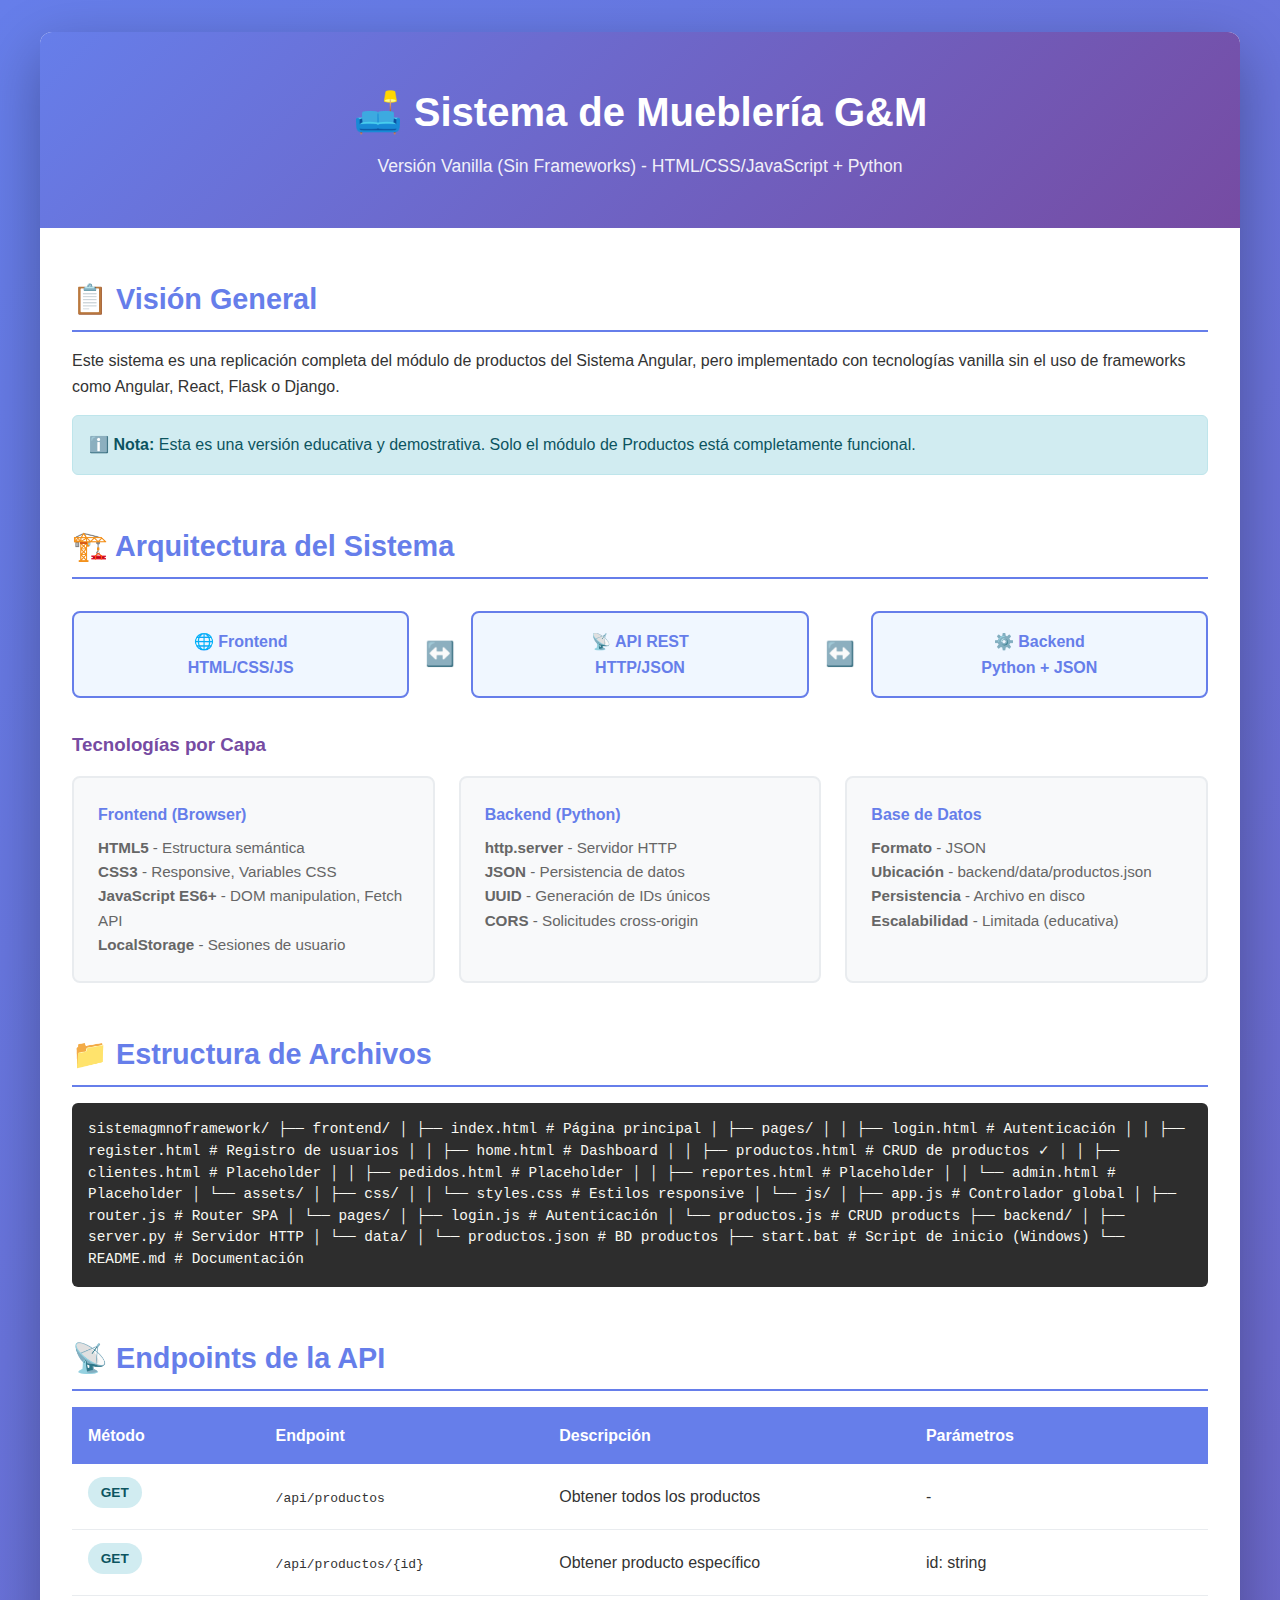
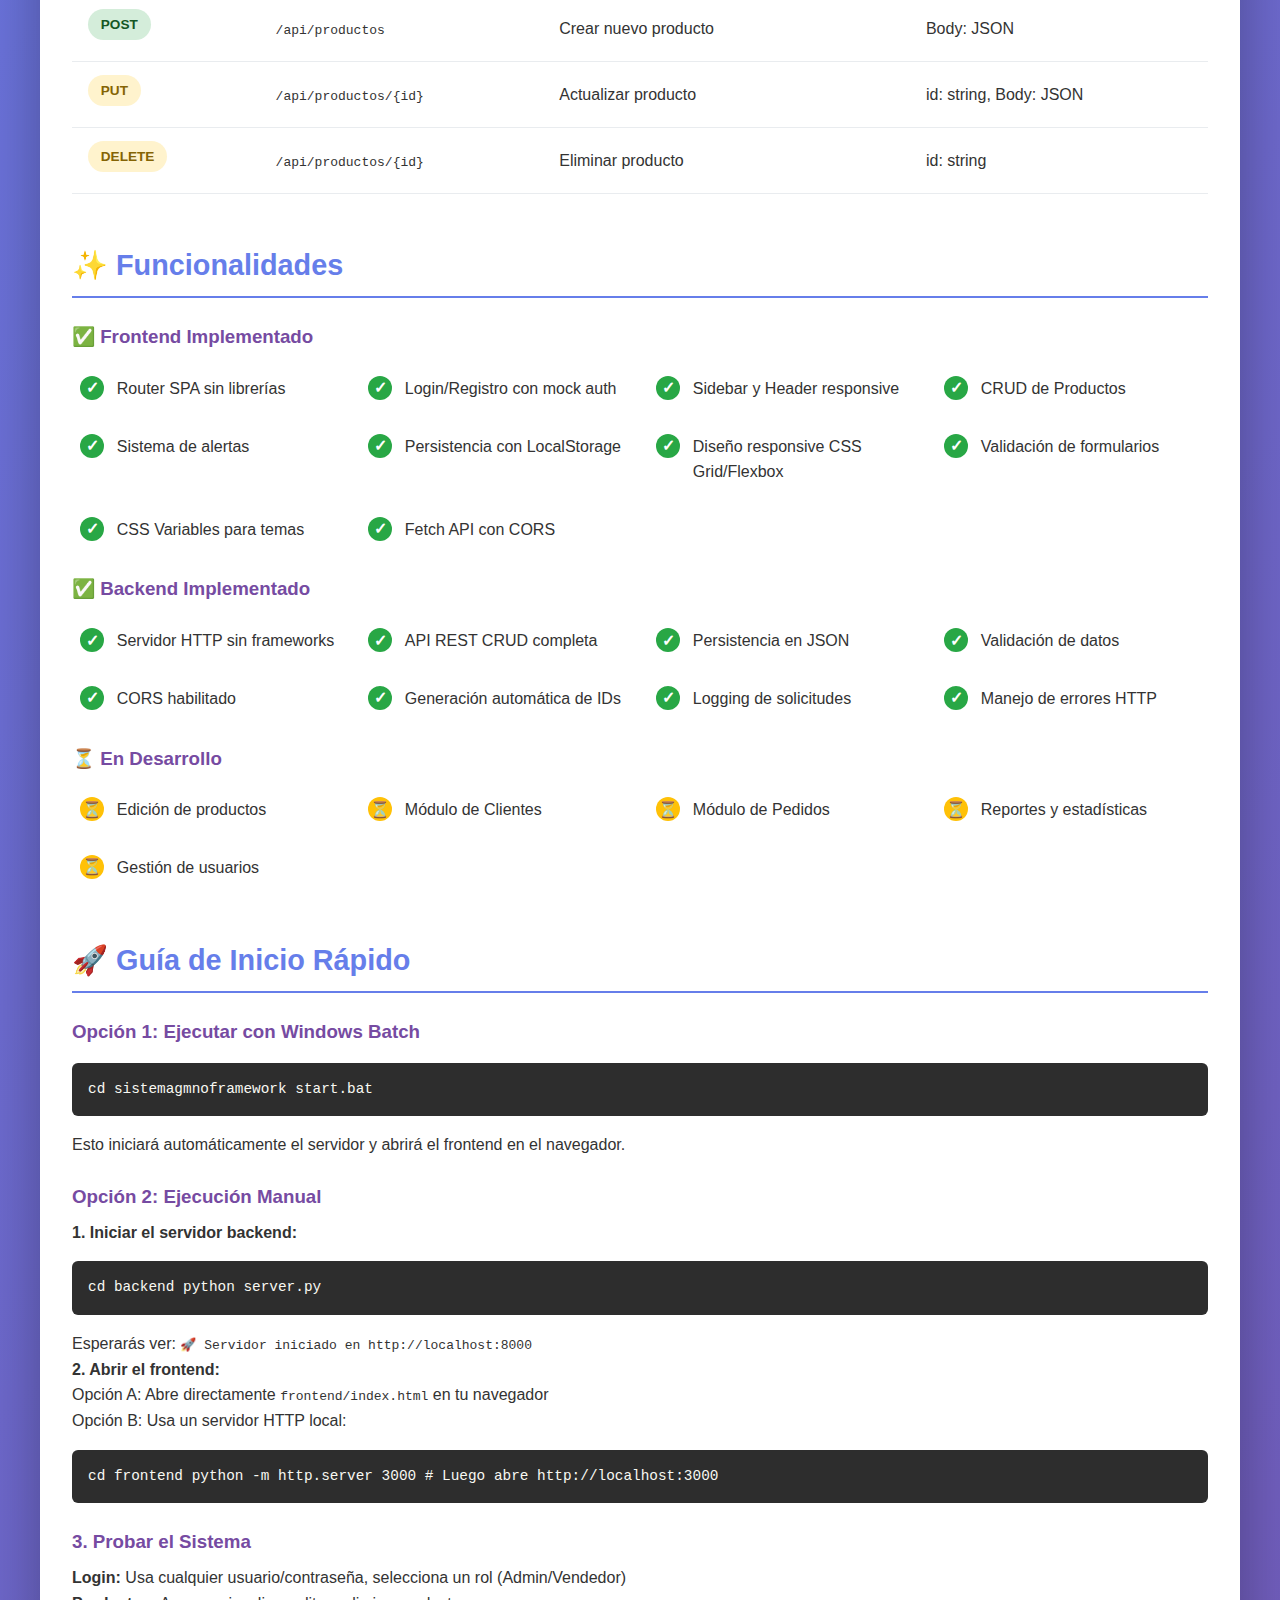
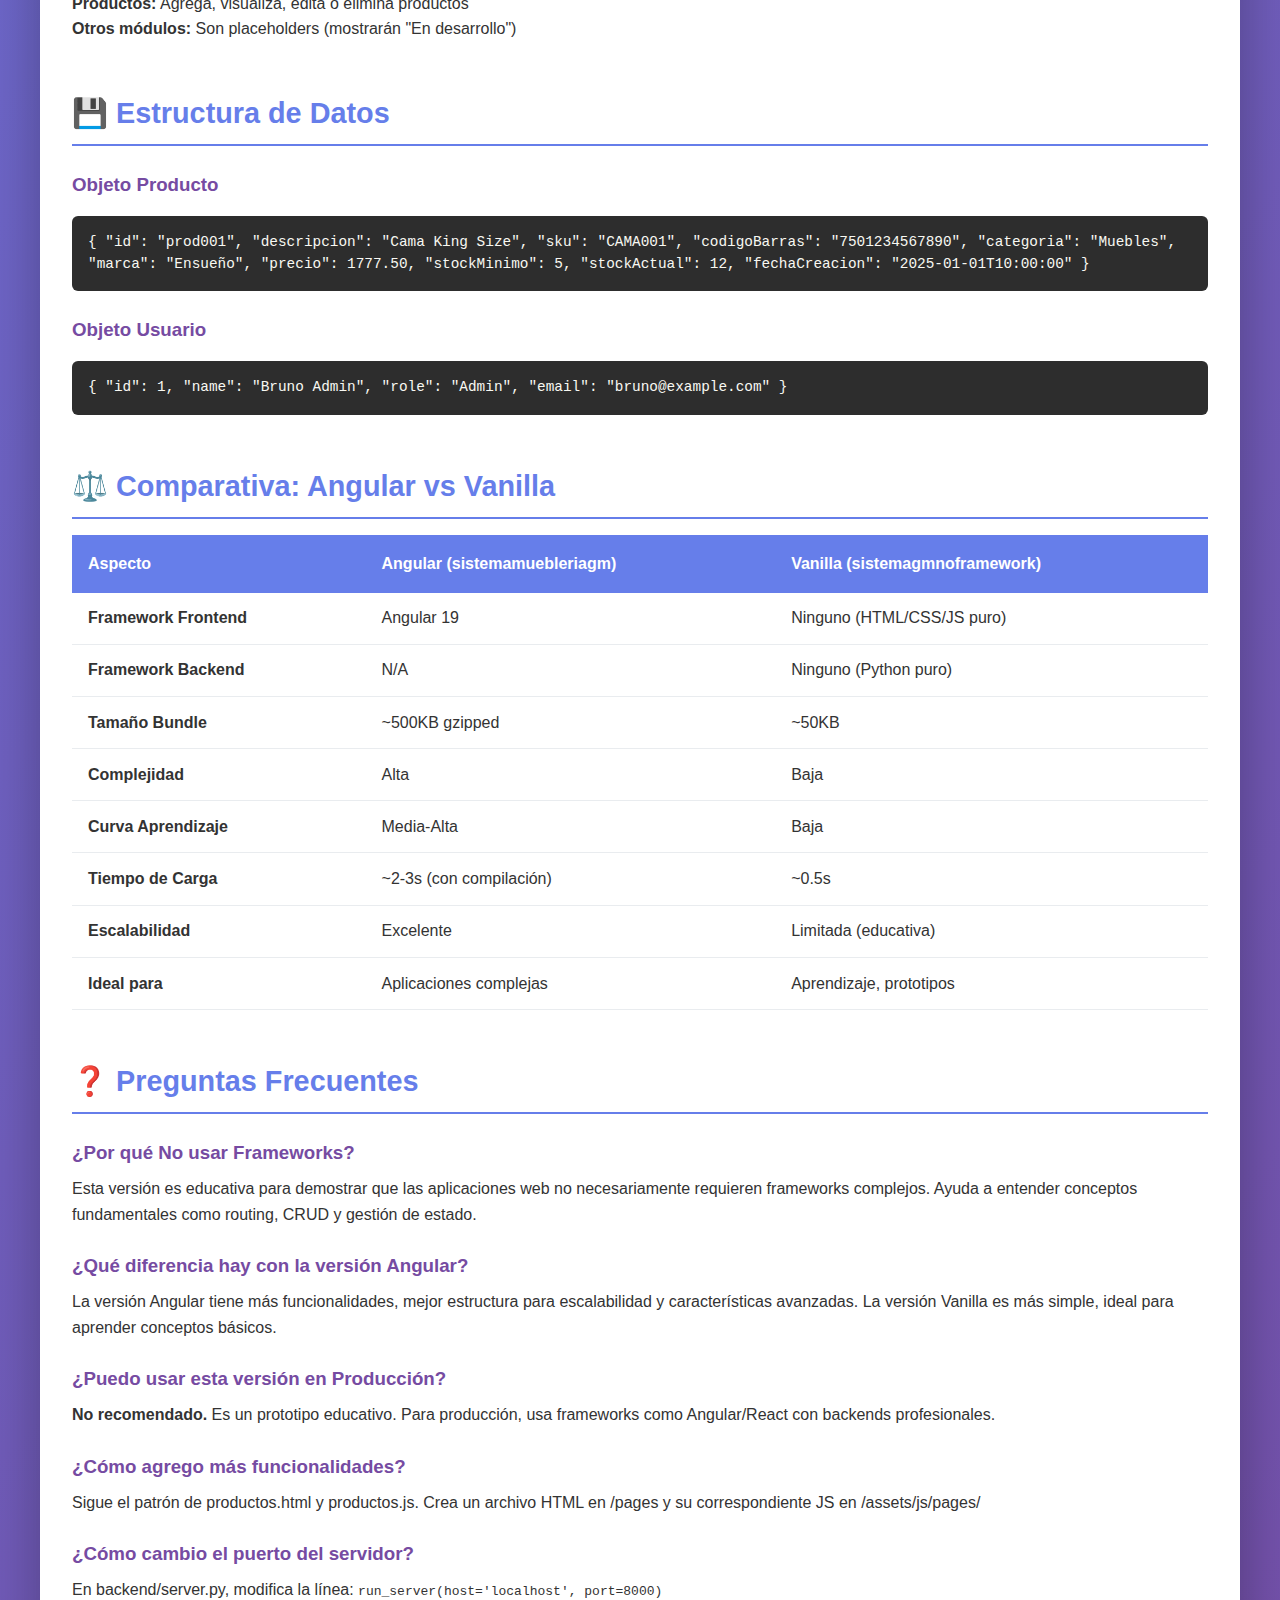
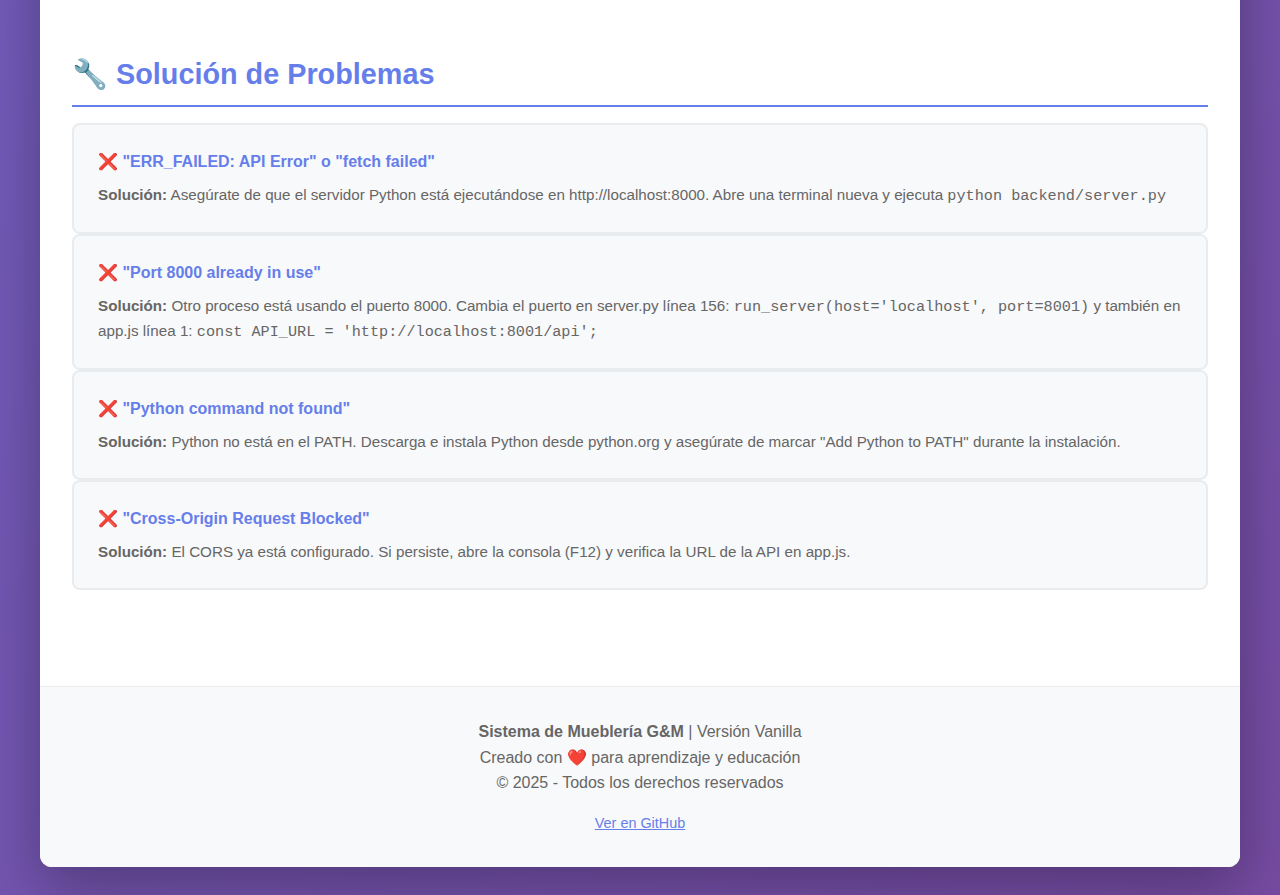
<file: DOCUMENTACION.html>
<!DOCTYPE html>
<html lang="es">
<head>
    <meta charset="UTF-8">
    <meta name="viewport" content="width=device-width, initial-scale=1.0">
    <title>Sistema G&M - Documentación</title>
    <style>
        * {
            margin: 0;
            padding: 0;
            box-sizing: border-box;
        }

        body {
            font-family: -apple-system, BlinkMacSystemFont, 'Segoe UI', Roboto, Oxygen, Ubuntu, Cantarell, sans-serif;
            line-height: 1.6;
            color: #333;
            background: linear-gradient(135deg, #667eea 0%, #764ba2 100%);
            min-height: 100vh;
            padding: 2rem;
        }

        .container {
            max-width: 1200px;
            margin: 0 auto;
            background: white;
            border-radius: 12px;
            box-shadow: 0 20px 60px rgba(0, 0, 0, 0.3);
            overflow: hidden;
        }

        .header {
            background: linear-gradient(135deg, #667eea 0%, #764ba2 100%);
            color: white;
            padding: 3rem 2rem;
            text-align: center;
        }

        .header h1 {
            font-size: 2.5rem;
            margin-bottom: 0.5rem;
        }

        .header p {
            font-size: 1.1rem;
            opacity: 0.9;
        }

        .content {
            padding: 3rem 2rem;
        }

        .section {
            margin-bottom: 3rem;
        }

        .section h2 {
            color: #667eea;
            font-size: 1.8rem;
            margin-bottom: 1rem;
            padding-bottom: 0.5rem;
            border-bottom: 2px solid #667eea;
        }

        .section h3 {
            color: #764ba2;
            margin-top: 1.5rem;
            margin-bottom: 0.5rem;
        }

        .grid {
            display: grid;
            grid-template-columns: repeat(auto-fit, minmax(300px, 1fr));
            gap: 1.5rem;
            margin: 1rem 0;
        }

        .card {
            background: #f8f9fa;
            border: 2px solid #e9ecef;
            border-radius: 8px;
            padding: 1.5rem;
            transition: all 0.3s ease;
        }

        .card:hover {
            transform: translateY(-5px);
            border-color: #667eea;
            box-shadow: 0 5px 20px rgba(102, 126, 234, 0.2);
        }

        .card h4 {
            color: #667eea;
            margin-bottom: 0.5rem;
        }

        .card p {
            color: #666;
            font-size: 0.95rem;
        }

        .badge {
            display: inline-block;
            padding: 0.3rem 0.8rem;
            border-radius: 20px;
            font-size: 0.85rem;
            font-weight: 600;
            margin-right: 0.5rem;
            margin-bottom: 0.5rem;
        }

        .badge-success {
            background: #d4edda;
            color: #155724;
        }

        .badge-info {
            background: #d1ecf1;
            color: #0c5460;
        }

        .badge-warning {
            background: #fff3cd;
            color: #856404;
        }

        .code-block {
            background: #2d2d2d;
            color: #f8f8f2;
            padding: 1rem;
            border-radius: 6px;
            overflow-x: auto;
            margin: 1rem 0;
            font-family: 'Courier New', monospace;
            font-size: 0.9rem;
        }

        .code-block code {
            display: block;
            line-height: 1.5;
        }

        .flow-chart {
            display: flex;
            align-items: center;
            justify-content: space-between;
            margin: 2rem 0;
            flex-wrap: wrap;
            gap: 1rem;
        }

        .flow-item {
            flex: 1;
            min-width: 150px;
            background: #f0f7ff;
            border: 2px solid #667eea;
            border-radius: 8px;
            padding: 1rem;
            text-align: center;
            font-weight: 600;
            color: #667eea;
        }

        .flow-arrow {
            flex-shrink: 0;
            color: #667eea;
            font-size: 1.5rem;
        }

        .features-list {
            display: grid;
            grid-template-columns: repeat(auto-fit, minmax(250px, 1fr));
            gap: 1rem;
            margin: 1rem 0;
        }

        .feature-item {
            display: flex;
            align-items: flex-start;
            padding: 0.5rem;
        }

        .feature-item::before {
            content: "✓";
            display: inline-flex;
            align-items: center;
            justify-content: center;
            width: 24px;
            height: 24px;
            background: #28a745;
            color: white;
            border-radius: 50%;
            margin-right: 0.8rem;
            flex-shrink: 0;
            font-weight: bold;
        }

        .feature-item.pending::before {
            content: "⏳";
            background: #ffc107;
            color: #333;
        }

        .footer {
            background: #f8f9fa;
            padding: 2rem;
            text-align: center;
            color: #666;
            border-top: 1px solid #e9ecef;
        }

        .button {
            display: inline-block;
            padding: 0.8rem 1.5rem;
            background: linear-gradient(135deg, #667eea 0%, #764ba2 100%);
            color: white;
            text-decoration: none;
            border-radius: 6px;
            font-weight: 600;
            transition: all 0.3s ease;
            border: none;
            cursor: pointer;
            font-size: 1rem;
        }

        .button:hover {
            transform: translateY(-2px);
            box-shadow: 0 10px 20px rgba(102, 126, 234, 0.3);
        }

        .alert {
            padding: 1rem;
            border-radius: 6px;
            margin: 1rem 0;
        }

        .alert-info {
            background: #d1ecf1;
            color: #0c5460;
            border: 1px solid #bee5eb;
        }

        table {
            width: 100%;
            border-collapse: collapse;
            margin: 1rem 0;
        }

        table th {
            background: #667eea;
            color: white;
            padding: 1rem;
            text-align: left;
        }

        table td {
            padding: 0.8rem 1rem;
            border-bottom: 1px solid #e9ecef;
        }

        table tr:hover {
            background: #f8f9fa;
        }
    </style>
</head>
<body>
    <div class="container">
        <div class="header">
            <h1>🛋️ Sistema de Mueblería G&M</h1>
            <p>Versión Vanilla (Sin Frameworks) - HTML/CSS/JavaScript + Python</p>
        </div>

        <div class="content">
            <!-- Visión General -->
            <section class="section">
                <h2>📋 Visión General</h2>
                <p>Este sistema es una replicación completa del módulo de productos del Sistema Angular, pero implementado con tecnologías vanilla sin el uso de frameworks como Angular, React, Flask o Django.</p>
                
                <div class="alert alert-info">
                    <strong>ℹ️ Nota:</strong> Esta es una versión educativa y demostrativa. Solo el módulo de Productos está completamente funcional.
                </div>
            </section>

            <!-- Arquitectura -->
            <section class="section">
                <h2>🏗️ Arquitectura del Sistema</h2>
                
                <div class="flow-chart">
                    <div class="flow-item">
                        <strong>🌐 Frontend</strong><br>
                        HTML/CSS/JS
                    </div>
                    <div class="flow-arrow">↔️</div>
                    <div class="flow-item">
                        <strong>📡 API REST</strong><br>
                        HTTP/JSON
                    </div>
                    <div class="flow-arrow">↔️</div>
                    <div class="flow-item">
                        <strong>⚙️ Backend</strong><br>
                        Python + JSON
                    </div>
                </div>

                <h3>Tecnologías por Capa</h3>
                <div class="grid">
                    <div class="card">
                        <h4>Frontend (Browser)</h4>
                        <p>
                            <strong>HTML5</strong> - Estructura semántica<br>
                            <strong>CSS3</strong> - Responsive, Variables CSS<br>
                            <strong>JavaScript ES6+</strong> - DOM manipulation, Fetch API<br>
                            <strong>LocalStorage</strong> - Sesiones de usuario
                        </p>
                    </div>
                    <div class="card">
                        <h4>Backend (Python)</h4>
                        <p>
                            <strong>http.server</strong> - Servidor HTTP<br>
                            <strong>JSON</strong> - Persistencia de datos<br>
                            <strong>UUID</strong> - Generación de IDs únicos<br>
                            <strong>CORS</strong> - Solicitudes cross-origin
                        </p>
                    </div>
                    <div class="card">
                        <h4>Base de Datos</h4>
                        <p>
                            <strong>Formato</strong> - JSON<br>
                            <strong>Ubicación</strong> - backend/data/productos.json<br>
                            <strong>Persistencia</strong> - Archivo en disco<br>
                            <strong>Escalabilidad</strong> - Limitada (educativa)
                        </p>
                    </div>
                </div>
            </section>

            <!-- Estructura de Directorios -->
            <section class="section">
                <h2>📁 Estructura de Archivos</h2>
                <div class="code-block">
                    <code>sistemagmnoframework/
├── frontend/
│   ├── index.html              # Página principal
│   ├── pages/
│   │   ├── login.html          # Autenticación
│   │   ├── register.html       # Registro de usuarios
│   │   ├── home.html           # Dashboard
│   │   ├── productos.html      # CRUD de productos ✓
│   │   ├── clientes.html       # Placeholder
│   │   ├── pedidos.html        # Placeholder
│   │   ├── reportes.html       # Placeholder
│   │   └── admin.html          # Placeholder
│   └── assets/
│       ├── css/
│       │   └── styles.css      # Estilos responsive
│       └── js/
│           ├── app.js          # Controlador global
│           ├── router.js       # Router SPA
│           └── pages/
│               ├── login.js    # Autenticación
│               └── productos.js # CRUD products
├── backend/
│   ├── server.py               # Servidor HTTP
│   └── data/
│       └── productos.json      # BD productos
├── start.bat                   # Script de inicio (Windows)
└── README.md                   # Documentación
                    </code>
                </div>
            </section>

            <!-- Endpoints de la API -->
            <section class="section">
                <h2>📡 Endpoints de la API</h2>
                <table>
                    <thead>
                        <tr>
                            <th>Método</th>
                            <th>Endpoint</th>
                            <th>Descripción</th>
                            <th>Parámetros</th>
                        </tr>
                    </thead>
                    <tbody>
                        <tr>
                            <td><span class="badge badge-info">GET</span></td>
                            <td><code>/api/productos</code></td>
                            <td>Obtener todos los productos</td>
                            <td>-</td>
                        </tr>
                        <tr>
                            <td><span class="badge badge-info">GET</span></td>
                            <td><code>/api/productos/{id}</code></td>
                            <td>Obtener producto específico</td>
                            <td>id: string</td>
                        </tr>
                        <tr>
                            <td><span class="badge badge-success">POST</span></td>
                            <td><code>/api/productos</code></td>
                            <td>Crear nuevo producto</td>
                            <td>Body: JSON</td>
                        </tr>
                        <tr>
                            <td><span class="badge badge-warning">PUT</span></td>
                            <td><code>/api/productos/{id}</code></td>
                            <td>Actualizar producto</td>
                            <td>id: string, Body: JSON</td>
                        </tr>
                        <tr>
                            <td><span class="badge badge-warning">DELETE</span></td>
                            <td><code>/api/productos/{id}</code></td>
                            <td>Eliminar producto</td>
                            <td>id: string</td>
                        </tr>
                    </tbody>
                </table>
            </section>

            <!-- Funcionalidades -->
            <section class="section">
                <h2>✨ Funcionalidades</h2>
                
                <h3>✅ Frontend Implementado</h3>
                <div class="features-list">
                    <div class="feature-item">Router SPA sin librerías</div>
                    <div class="feature-item">Login/Registro con mock auth</div>
                    <div class="feature-item">Sidebar y Header responsive</div>
                    <div class="feature-item">CRUD de Productos</div>
                    <div class="feature-item">Sistema de alertas</div>
                    <div class="feature-item">Persistencia con LocalStorage</div>
                    <div class="feature-item">Diseño responsive CSS Grid/Flexbox</div>
                    <div class="feature-item">Validación de formularios</div>
                    <div class="feature-item">CSS Variables para temas</div>
                    <div class="feature-item">Fetch API con CORS</div>
                </div>

                <h3>✅ Backend Implementado</h3>
                <div class="features-list">
                    <div class="feature-item">Servidor HTTP sin frameworks</div>
                    <div class="feature-item">API REST CRUD completa</div>
                    <div class="feature-item">Persistencia en JSON</div>
                    <div class="feature-item">Validación de datos</div>
                    <div class="feature-item">CORS habilitado</div>
                    <div class="feature-item">Generación automática de IDs</div>
                    <div class="feature-item">Logging de solicitudes</div>
                    <div class="feature-item">Manejo de errores HTTP</div>
                </div>

                <h3>⏳ En Desarrollo</h3>
                <div class="features-list">
                    <div class="feature-item pending">Edición de productos</div>
                    <div class="feature-item pending">Módulo de Clientes</div>
                    <div class="feature-item pending">Módulo de Pedidos</div>
                    <div class="feature-item pending">Reportes y estadísticas</div>
                    <div class="feature-item pending">Gestión de usuarios</div>
                </div>
            </section>

            <!-- Guía de Inicio -->
            <section class="section">
                <h2>🚀 Guía de Inicio Rápido</h2>

                <h3>Opción 1: Ejecutar con Windows Batch</h3>
                <div class="code-block">
                    <code>cd sistemagmnoframework
start.bat</code>
                </div>
                <p>Esto iniciará automáticamente el servidor y abrirá el frontend en el navegador.</p>

                <h3>Opción 2: Ejecución Manual</h3>
                
                <h4>1. Iniciar el servidor backend:</h4>
                <div class="code-block">
                    <code>cd backend
python server.py</code>
                </div>
                <p>Esperarás ver: <code>🚀 Servidor iniciado en http://localhost:8000</code></p>

                <h4>2. Abrir el frontend:</h4>
                <p>Opción A: Abre directamente <code>frontend/index.html</code> en tu navegador</p>
                <p>Opción B: Usa un servidor HTTP local:</p>
                <div class="code-block">
                    <code>cd frontend
python -m http.server 3000
# Luego abre http://localhost:3000</code>
                </div>

                <h3>3. Probar el Sistema</h3>
                <p>
                    <strong>Login:</strong> Usa cualquier usuario/contraseña, selecciona un rol (Admin/Vendedor)<br>
                    <strong>Productos:</strong> Agrega, visualiza, edita o elimina productos<br>
                    <strong>Otros módulos:</strong> Son placeholders (mostrarán "En desarrollo")
                </p>
            </section>

            <!-- Estructura de Datos -->
            <section class="section">
                <h2>💾 Estructura de Datos</h2>

                <h3>Objeto Producto</h3>
                <div class="code-block">
                    <code>{
  "id": "prod001",
  "descripcion": "Cama King Size",
  "sku": "CAMA001",
  "codigoBarras": "7501234567890",
  "categoria": "Muebles",
  "marca": "Ensueño",
  "precio": 1777.50,
  "stockMinimo": 5,
  "stockActual": 12,
  "fechaCreacion": "2025-01-01T10:00:00"
}</code>
                </div>

                <h3>Objeto Usuario</h3>
                <div class="code-block">
                    <code>{
  "id": 1,
  "name": "Bruno Admin",
  "role": "Admin",
  "email": "bruno@example.com"
}</code>
                </div>
            </section>

            <!-- Comparativa -->
            <section class="section">
                <h2>⚖️ Comparativa: Angular vs Vanilla</h2>
                <table>
                    <thead>
                        <tr>
                            <th>Aspecto</th>
                            <th>Angular (sistemamuebleriagm)</th>
                            <th>Vanilla (sistemagmnoframework)</th>
                        </tr>
                    </thead>
                    <tbody>
                        <tr>
                            <td><strong>Framework Frontend</strong></td>
                            <td>Angular 19</td>
                            <td>Ninguno (HTML/CSS/JS puro)</td>
                        </tr>
                        <tr>
                            <td><strong>Framework Backend</strong></td>
                            <td>N/A</td>
                            <td>Ninguno (Python puro)</td>
                        </tr>
                        <tr>
                            <td><strong>Tamaño Bundle</strong></td>
                            <td>~500KB gzipped</td>
                            <td>~50KB</td>
                        </tr>
                        <tr>
                            <td><strong>Complejidad</strong></td>
                            <td>Alta</td>
                            <td>Baja</td>
                        </tr>
                        <tr>
                            <td><strong>Curva Aprendizaje</strong></td>
                            <td>Media-Alta</td>
                            <td>Baja</td>
                        </tr>
                        <tr>
                            <td><strong>Tiempo de Carga</strong></td>
                            <td>~2-3s (con compilación)</td>
                            <td>~0.5s</td>
                        </tr>
                        <tr>
                            <td><strong>Escalabilidad</strong></td>
                            <td>Excelente</td>
                            <td>Limitada (educativa)</td>
                        </tr>
                        <tr>
                            <td><strong>Ideal para</strong></td>
                            <td>Aplicaciones complejas</td>
                            <td>Aprendizaje, prototipos</td>
                        </tr>
                    </tbody>
                </table>
            </section>

            <!-- FAQ -->
            <section class="section">
                <h2>❓ Preguntas Frecuentes</h2>

                <h3>¿Por qué No usar Frameworks?</h3>
                <p>Esta versión es educativa para demostrar que las aplicaciones web no necesariamente requieren frameworks complejos. Ayuda a entender conceptos fundamentales como routing, CRUD y gestión de estado.</p>

                <h3>¿Qué diferencia hay con la versión Angular?</h3>
                <p>La versión Angular tiene más funcionalidades, mejor estructura para escalabilidad y características avanzadas. La versión Vanilla es más simple, ideal para aprender conceptos básicos.</p>

                <h3>¿Puedo usar esta versión en Producción?</h3>
                <p><strong>No recomendado.</strong> Es un prototipo educativo. Para producción, usa frameworks como Angular/React con backends profesionales.</p>

                <h3>¿Cómo agrego más funcionalidades?</h3>
                <p>Sigue el patrón de productos.html y productos.js. Crea un archivo HTML en /pages y su correspondiente JS en /assets/js/pages/</p>

                <h3>¿Cómo cambio el puerto del servidor?</h3>
                <p>En backend/server.py, modifica la línea: <code>run_server(host='localhost', port=8000)</code></p>
            </section>

            <!-- Solución de Problemas -->
            <section class="section">
                <h2>🔧 Solución de Problemas</h2>

                <div class="card">
                    <h4>❌ "ERR_FAILED: API Error" o "fetch failed"</h4>
                    <p><strong>Solución:</strong> Asegúrate de que el servidor Python está ejecutándose en http://localhost:8000. Abre una terminal nueva y ejecuta <code>python backend/server.py</code></p>
                </div>

                <div class="card">
                    <h4>❌ "Port 8000 already in use"</h4>
                    <p><strong>Solución:</strong> Otro proceso está usando el puerto 8000. Cambia el puerto en server.py línea 156: <code>run_server(host='localhost', port=8001)</code> y también en app.js línea 1: <code>const API_URL = 'http://localhost:8001/api';</code></p>
                </div>

                <div class="card">
                    <h4>❌ "Python command not found"</h4>
                    <p><strong>Solución:</strong> Python no está en el PATH. Descarga e instala Python desde python.org y asegúrate de marcar "Add Python to PATH" durante la instalación.</p>
                </div>

                <div class="card">
                    <h4>❌ "Cross-Origin Request Blocked"</h4>
                    <p><strong>Solución:</strong> El CORS ya está configurado. Si persiste, abre la consola (F12) y verifica la URL de la API en app.js.</p>
                </div>
            </section>
        </div>

        <div class="footer">
            <p>
                <strong>Sistema de Mueblería G&M</strong> | Versión Vanilla<br>
                Creado con ❤️ para aprendizaje y educación<br>
                © 2025 - Todos los derechos reservados
            </p>
            <p style="margin-top: 1rem; font-size: 0.9rem;">
                <a href="https://github.com" style="color: #667eea;">Ver en GitHub</a>
            </p>
        </div>
    </div>
</body>
</html>
</file>
